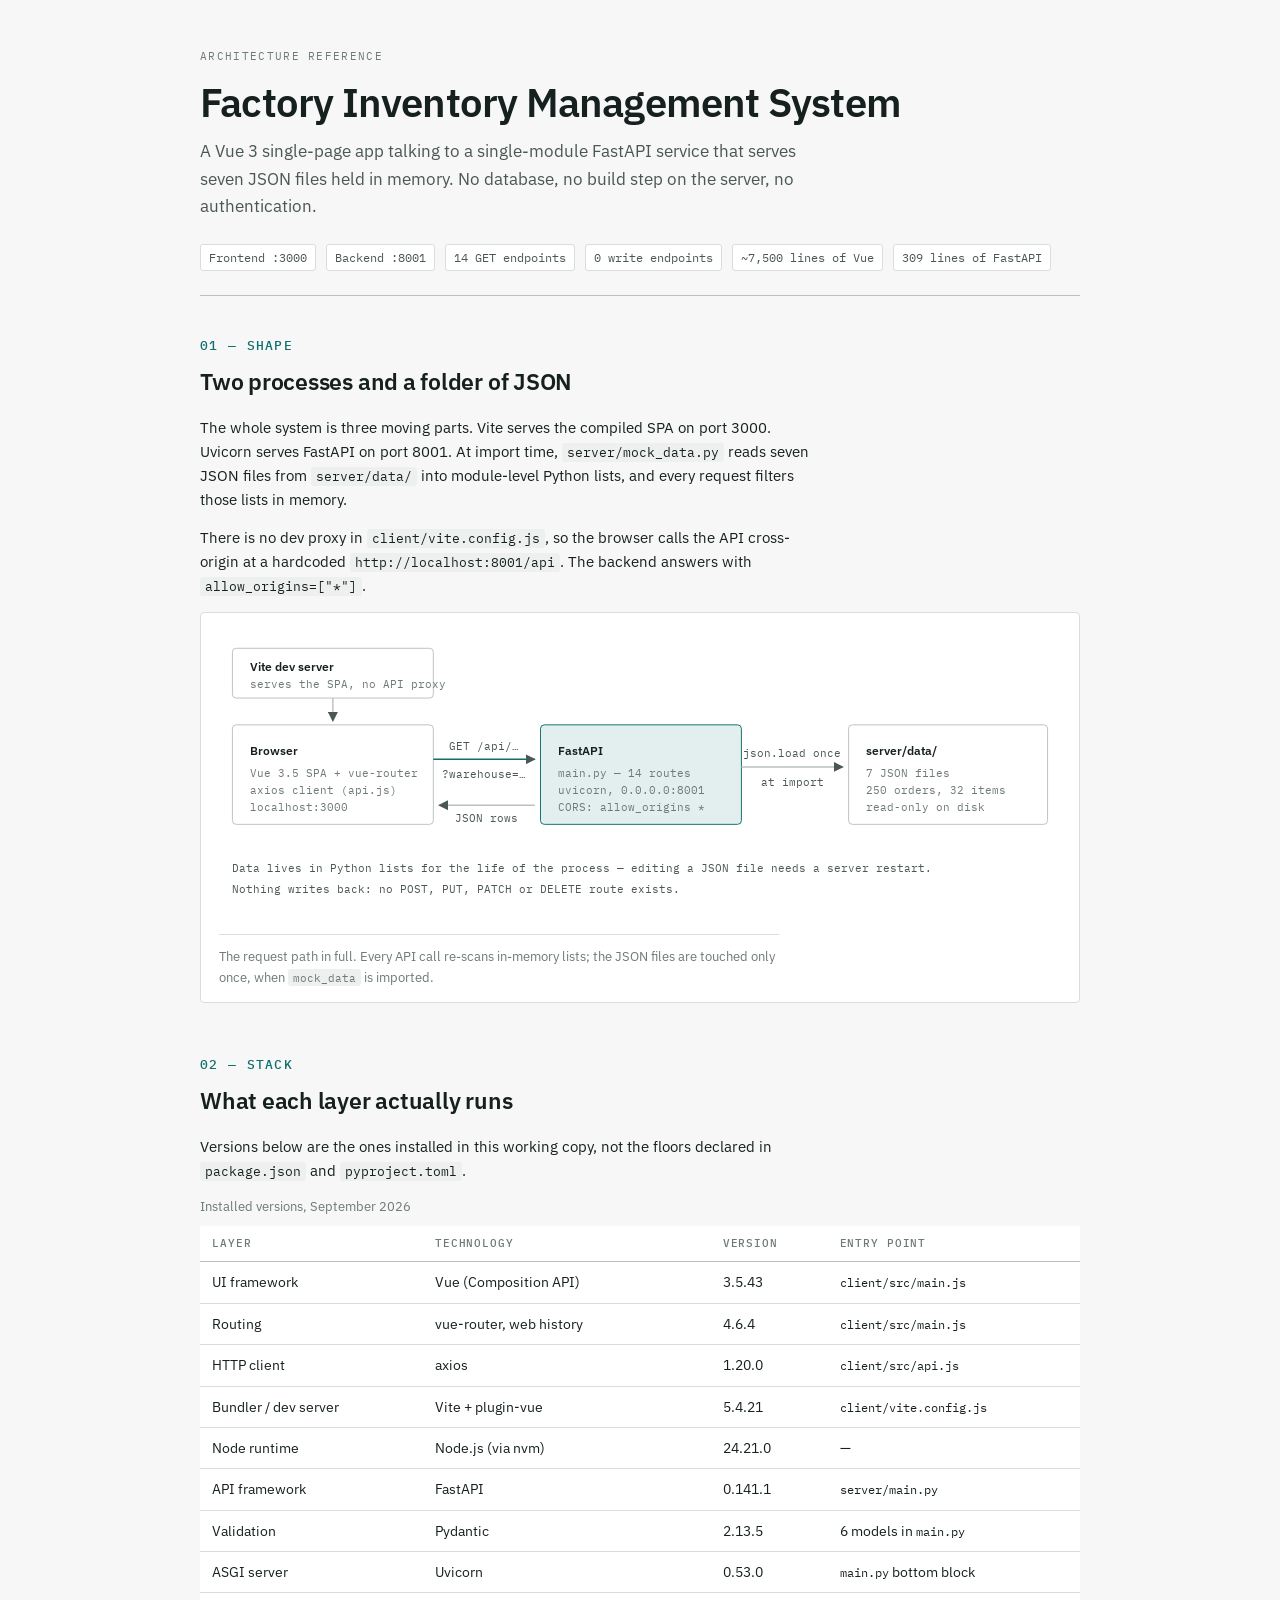
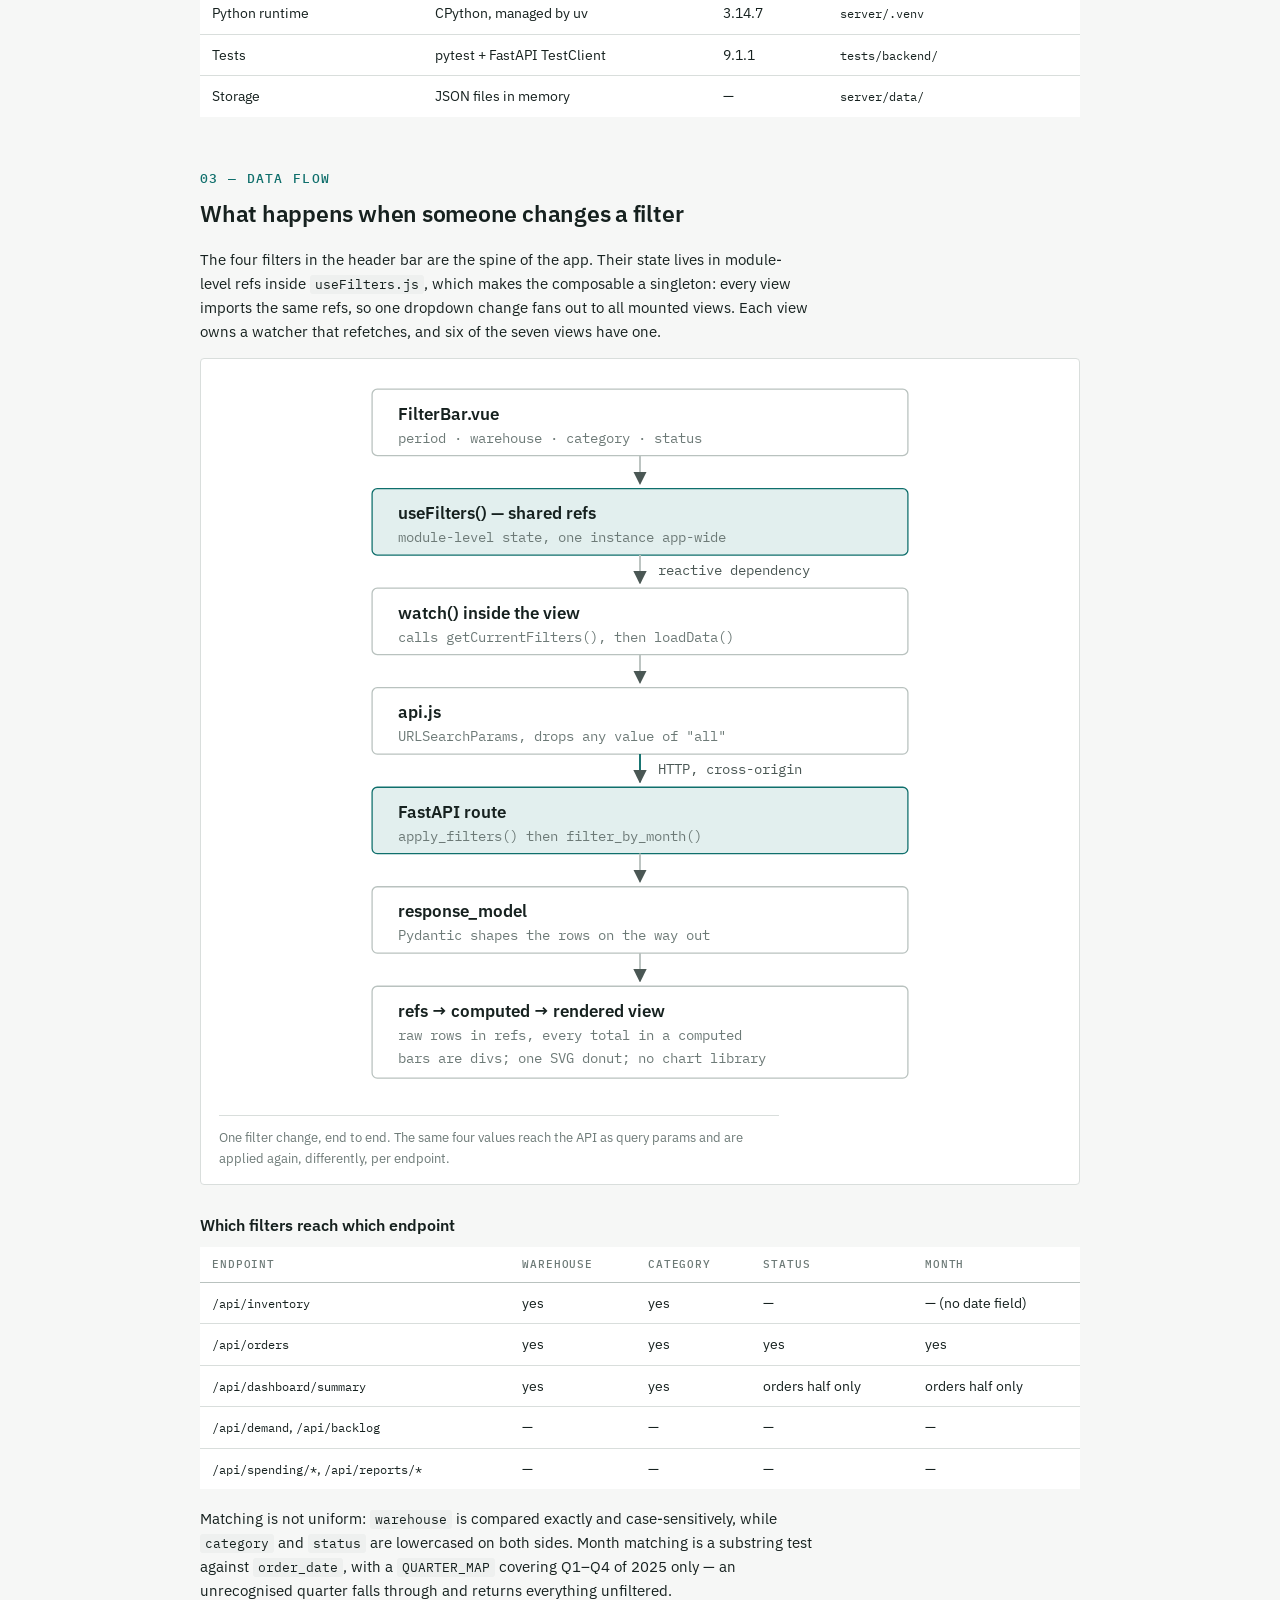
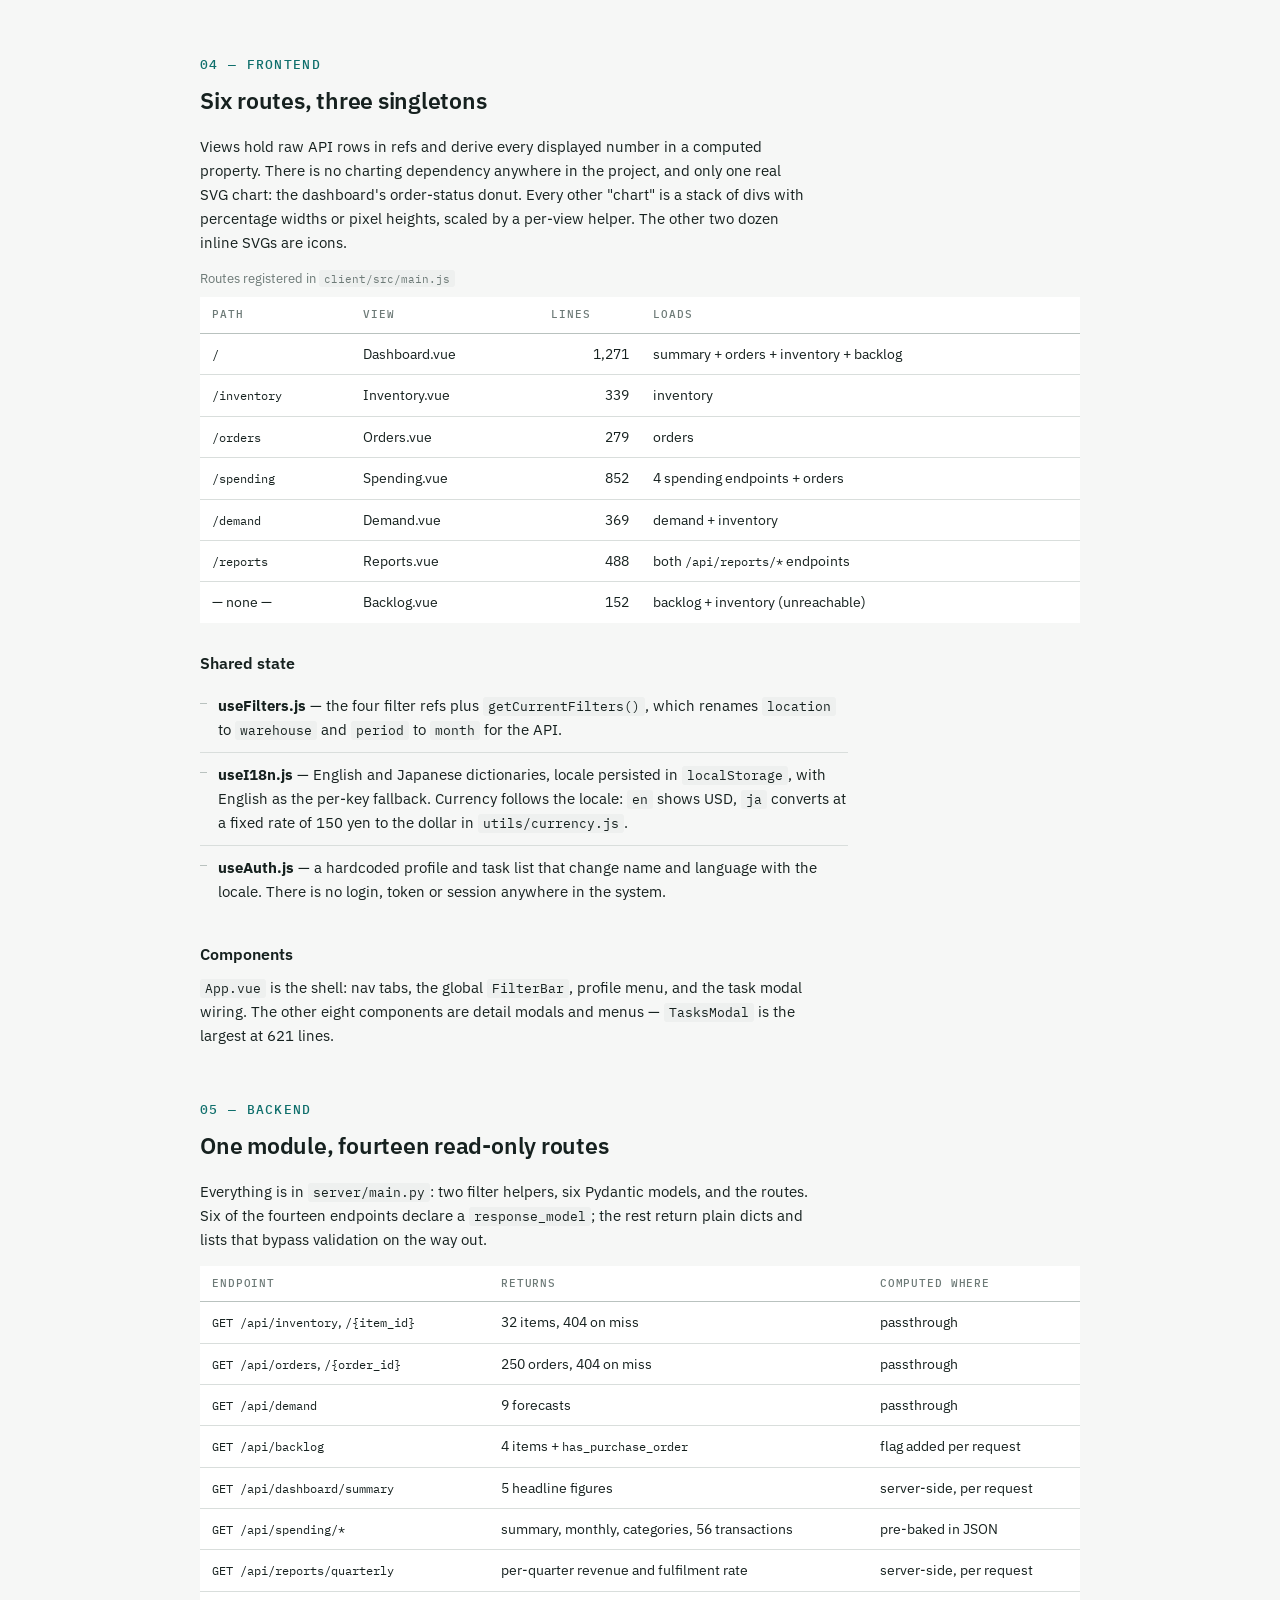
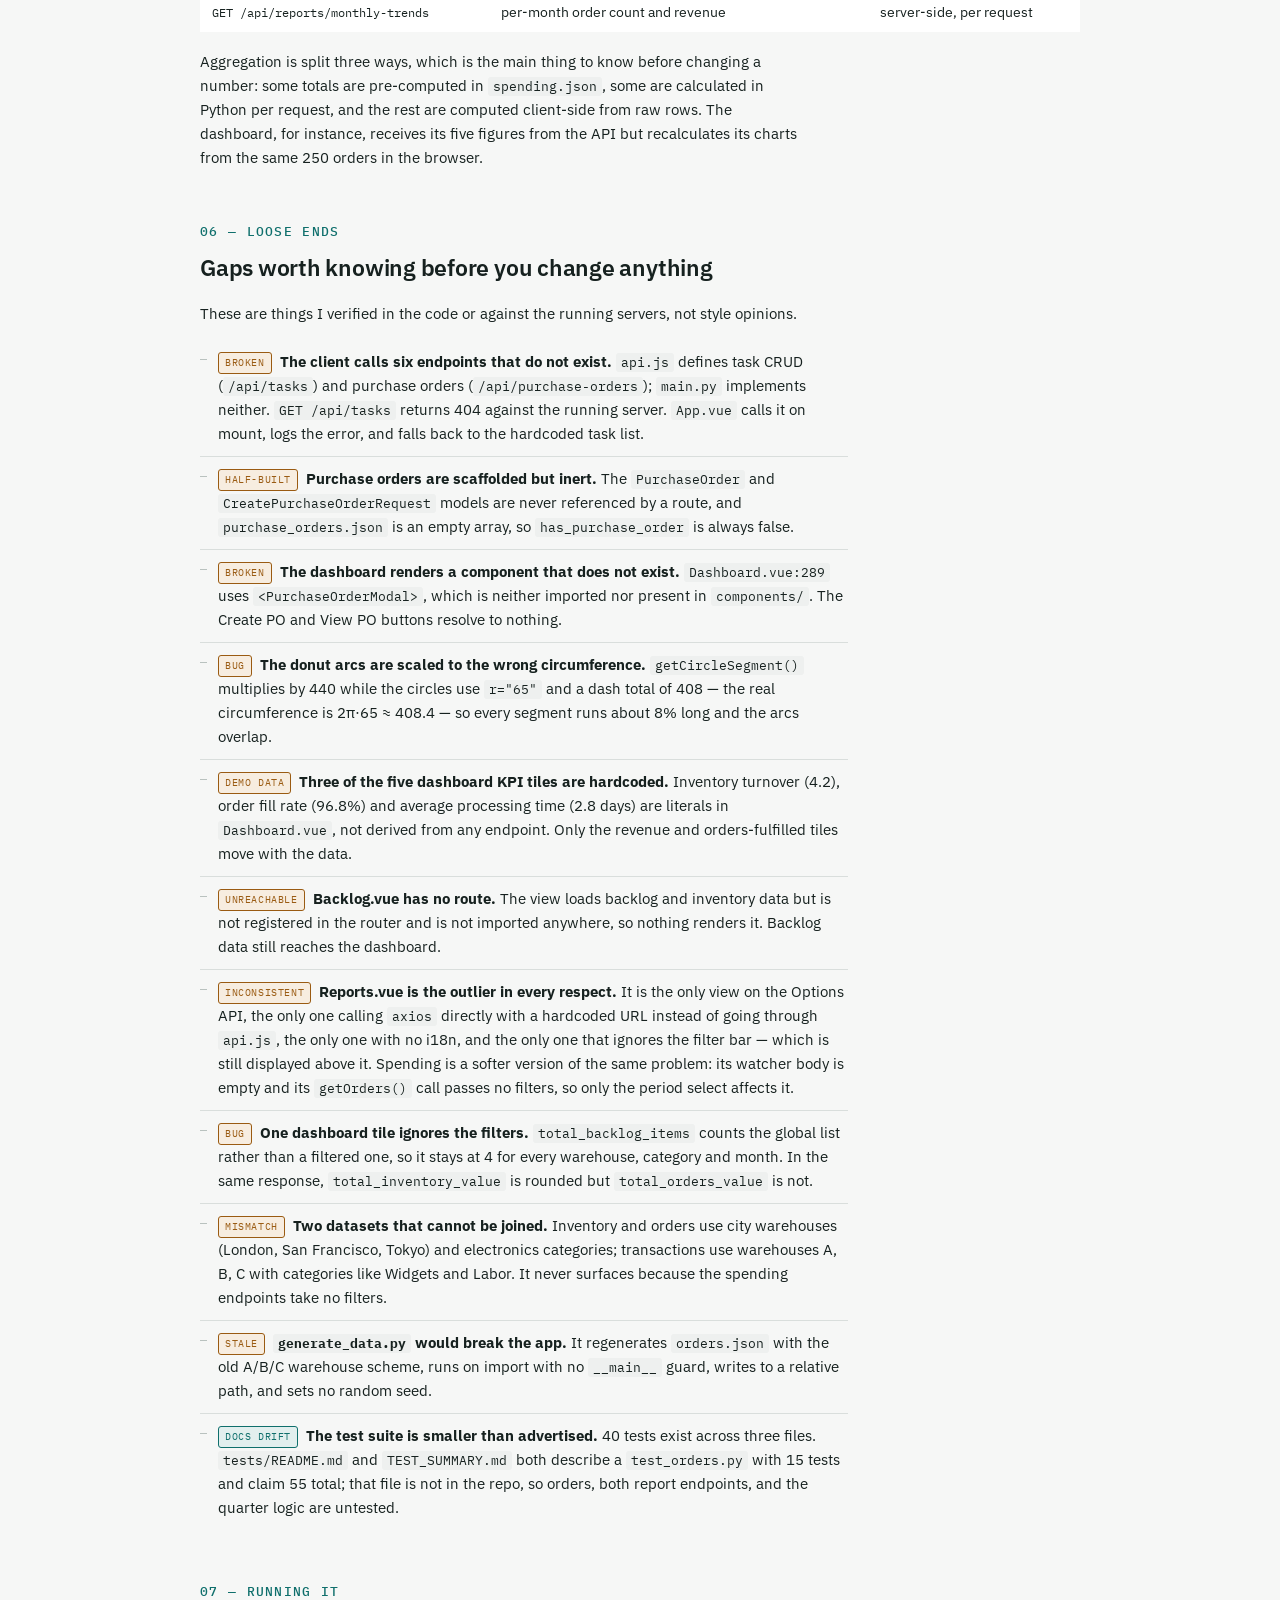
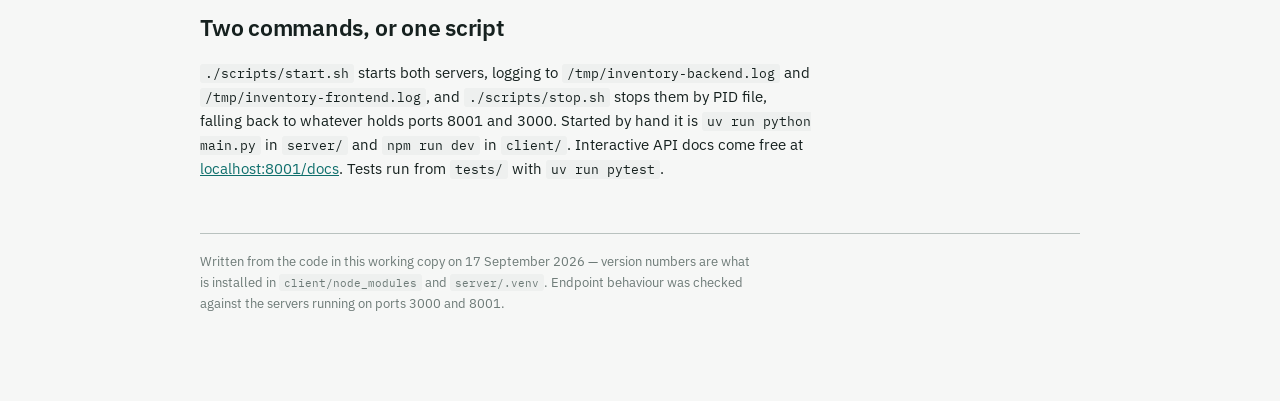
<file: docs/architecture.html>
<!doctype html>
<html lang="en">
<head>
<meta charset="utf-8">
<meta name="viewport" content="width=device-width, initial-scale=1">
<title>Factory Inventory Architecture</title>
<link rel="preconnect" href="https://fonts.googleapis.com">
<link rel="preconnect" href="https://fonts.gstatic.com" crossorigin>
<link rel="stylesheet" href="https://fonts.googleapis.com/css2?family=IBM+Plex+Mono:wght@400;500&family=IBM+Plex+Sans:wght@400;500;600&display=swap">
<style>
  :root {
    --ground: #f6f7f6;
    --surface: #ffffff;
    --surface-sunk: #eef0ef;
    --ink: #16211f;
    --ink-soft: #4a5754;
    --muted: #6d7a77;
    --line: #d9dedc;
    --line-strong: #b9c2bf;
    --accent: #0f6f6c;
    --accent-soft: #e2efee;
    --flag: #9a5b12;
    --flag-soft: #f7ede0;
    --mono: "IBM Plex Mono", ui-monospace, SFMono-Regular, Menlo, monospace;
    --sans: "IBM Plex Sans", -apple-system, BlinkMacSystemFont, "Segoe UI", sans-serif;
    color-scheme: light;
  }

  @media (prefers-color-scheme: dark) {
    :root:not([data-theme="light"]) {
      --ground: #101615;
      --surface: #171f1e;
      --surface-sunk: #1e2827;
      --ink: #e9eeec;
      --ink-soft: #bcc7c4;
      --muted: #8c9996;
      --line: #2a3634;
      --line-strong: #3c4a47;
      --accent: #5fbdb6;
      --accent-soft: #17302e;
      --flag: #d79a4e;
      --flag-soft: #2c2317;
      color-scheme: dark;
    }
  }

  :root[data-theme="dark"] {
    --ground: #101615;
    --surface: #171f1e;
    --surface-sunk: #1e2827;
    --ink: #e9eeec;
    --ink-soft: #bcc7c4;
    --muted: #8c9996;
    --line: #2a3634;
    --line-strong: #3c4a47;
    --accent: #5fbdb6;
    --accent-soft: #17302e;
    --flag: #d79a4e;
    --flag-soft: #2c2317;
    color-scheme: dark;
  }

  * { box-sizing: border-box; }

  body {
    margin: 0;
    background: var(--ground);
    color: var(--ink);
    font-family: var(--sans);
    font-size: 15px;
    line-height: 1.6;
    -webkit-font-smoothing: antialiased;
  }

  .wrap {
    max-width: 920px;
    margin: 0 auto;
    padding-inline: 20px;
    padding-block: 0 72px;
  }

  header.masthead {
    border-bottom: 1px solid var(--line-strong);
    padding-block: 48px 24px;
    margin-bottom: 40px;
  }

  .eyebrow {
    font-family: var(--mono);
    font-size: 11px;
    letter-spacing: 0.12em;
    text-transform: uppercase;
    color: var(--muted);
    margin: 0 0 14px;
  }

  h1 {
    font-size: clamp(28px, 5vw, 40px);
    line-height: 1.12;
    font-weight: 600;
    letter-spacing: -0.02em;
    margin: 0 0 14px;
    text-wrap: balance;
  }

  .standfirst {
    font-size: 17px;
    color: var(--ink-soft);
    max-width: 62ch;
    margin: 0 0 24px;
  }

  .facts {
    display: flex;
    flex-wrap: wrap;
    gap: 8px 10px;
    font-family: var(--mono);
    font-size: 12px;
  }

  .facts span {
    border: 1px solid var(--line);
    background: var(--surface);
    border-radius: 3px;
    padding: 3px 8px;
    color: var(--ink-soft);
  }

  section { margin-bottom: 52px; scroll-margin-top: 16px; }

  h2 {
    font-size: 13px;
    font-family: var(--mono);
    font-weight: 500;
    letter-spacing: 0.1em;
    text-transform: uppercase;
    color: var(--accent);
    margin: 0 0 6px;
  }

  h2 + .section-title {
    font-size: 23px;
    font-weight: 600;
    letter-spacing: -0.01em;
    margin: 0 0 16px;
  }

  h3 {
    font-size: 16px;
    font-weight: 600;
    margin: 28px 0 8px;
  }

  p { max-width: 68ch; margin: 0 0 14px; }

  code {
    font-family: var(--mono);
    font-size: 0.875em;
    background: var(--surface-sunk);
    border-radius: 3px;
    padding: 1px 5px;
  }

  a { color: var(--accent); }

  .scroll { overflow-x: auto; margin-bottom: 18px; }

  table {
    border-collapse: collapse;
    width: 100%;
    min-width: 520px;
    font-size: 14px;
    background: var(--surface);
  }

  caption {
    text-align: left;
    font-size: 13px;
    color: var(--muted);
    padding-bottom: 8px;
  }

  th, td {
    text-align: left;
    padding: 9px 12px;
    border-bottom: 1px solid var(--line);
    vertical-align: top;
  }

  thead th {
    font-size: 11px;
    font-family: var(--mono);
    font-weight: 500;
    letter-spacing: 0.08em;
    text-transform: uppercase;
    color: var(--muted);
    border-bottom: 1px solid var(--line-strong);
  }

  tbody tr:last-child td { border-bottom: none; }

  td.num { font-variant-numeric: tabular-nums; text-align: right; }

  td code, th code { background: none; padding: 0; }

  figure {
    margin: 0 0 22px;
    padding: 20px 18px 14px;
    background: var(--surface);
    border: 1px solid var(--line);
    border-radius: 4px;
  }

  figure svg {
    display: block;
    width: 100%;
    max-width: 100%;
    height: auto;
    color: var(--ink-soft);
  }

  figcaption {
    margin-top: 14px;
    padding-top: 12px;
    border-top: 1px solid var(--line);
    font-size: 13px;
    color: var(--muted);
    max-width: 70ch;
  }

  .svg-box { fill: var(--surface); stroke: var(--line-strong); }
  .svg-box-accent { fill: var(--accent-soft); stroke: var(--accent); }
  .svg-title { fill: var(--ink); font-family: var(--sans); font-size: 13px; font-weight: 600; }
  .svg-sub { fill: var(--muted); font-family: var(--mono); font-size: 11px; }
  .svg-edge { fill: var(--ink-soft); font-family: var(--mono); font-size: 11px; }
  .svg-line { stroke: var(--line-strong); fill: none; stroke-width: 1.5; }
  .svg-line-accent { stroke: var(--accent); fill: none; stroke-width: 1.5; }

  ul.plain { list-style: none; padding: 0; margin: 0 0 14px; }

  ul.plain li {
    padding: 10px 0 10px 18px;
    border-bottom: 1px solid var(--line);
    position: relative;
    max-width: 72ch;
  }

  ul.plain li::before {
    content: "";
    position: absolute;
    left: 0;
    top: 19px;
    width: 7px;
    height: 1px;
    background: var(--line-strong);
  }

  ul.plain li:last-child { border-bottom: none; }

  .tag {
    display: inline-block;
    font-family: var(--mono);
    font-size: 10px;
    letter-spacing: 0.06em;
    text-transform: uppercase;
    padding: 2px 6px;
    border-radius: 3px;
    margin-right: 8px;
    vertical-align: 1px;
    background: var(--flag-soft);
    color: var(--flag);
    border: 1px solid currentColor;
  }

  .tag.info { background: var(--accent-soft); color: var(--accent); }

  footer {
    border-top: 1px solid var(--line-strong);
    padding-top: 18px;
    font-size: 13px;
    color: var(--muted);
  }

  footer p { max-width: 70ch; }

  @media (max-width: 560px) {
    body { font-size: 14px; }
    figure { padding: 14px 12px 10px; }
  }
</style>
</head>
<body>
<div class="wrap">

  <header class="masthead">
    <p class="eyebrow">Architecture reference</p>
    <h1>Factory Inventory Management System</h1>
    <p class="standfirst">A Vue 3 single-page app talking to a single-module FastAPI service that serves seven JSON files held in memory. No database, no build step on the server, no authentication.</p>
    <div class="facts">
      <span>Frontend :3000</span>
      <span>Backend :8001</span>
      <span>14 GET endpoints</span>
      <span>0 write endpoints</span>
      <span>~7,500 lines of Vue</span>
      <span>309 lines of FastAPI</span>
    </div>
  </header>

  <section>
    <h2>01 — Shape</h2>
    <p class="section-title">Two processes and a folder of JSON</p>
    <p>The whole system is three moving parts. Vite serves the compiled SPA on port 3000. Uvicorn serves FastAPI on port 8001. At import time, <code>server/mock_data.py</code> reads seven JSON files from <code>server/data/</code> into module-level Python lists, and every request filters those lists in memory.</p>
    <p>There is no dev proxy in <code>client/vite.config.js</code>, so the browser calls the API cross-origin at a hardcoded <code>http://localhost:8001/api</code>. The backend answers with <code>allow_origins=["*"]</code>.</p>

    <figure>
      <svg viewBox="0 0 880 300" role="img" aria-label="Diagram: the browser loads the Vue app from the Vite dev server on port 3000, then calls the FastAPI server on port 8001 cross-origin; FastAPI reads seven JSON files once at startup into memory.">
        <defs>
          <marker id="ah" viewBox="0 0 10 10" refX="9" refY="5" markerWidth="7" markerHeight="7" orient="auto-start-reverse">
            <path d="M 0 0 L 10 5 L 0 10 z" fill="currentColor"></path>
          </marker>
        </defs>

        <rect class="svg-box" x="14" y="96" width="210" height="104" rx="4"></rect>
        <text class="svg-title" x="32" y="128">Browser</text>
        <text class="svg-sub" x="32" y="150">Vue 3.5 SPA + vue-router</text>
        <text class="svg-sub" x="32" y="168">axios client (api.js)</text>
        <text class="svg-sub" x="32" y="186">localhost:3000</text>

        <rect class="svg-box-accent" x="336" y="96" width="210" height="104" rx="4"></rect>
        <text class="svg-title" x="354" y="128">FastAPI</text>
        <text class="svg-sub" x="354" y="150">main.py — 14 routes</text>
        <text class="svg-sub" x="354" y="168">uvicorn, 0.0.0.0:8001</text>
        <text class="svg-sub" x="354" y="186">CORS: allow_origins *</text>

        <rect class="svg-box" x="658" y="96" width="208" height="104" rx="4"></rect>
        <text class="svg-title" x="676" y="128">server/data/</text>
        <text class="svg-sub" x="676" y="150">7 JSON files</text>
        <text class="svg-sub" x="676" y="168">250 orders, 32 items</text>
        <text class="svg-sub" x="676" y="186">read-only on disk</text>

        <rect class="svg-box" x="14" y="16" width="210" height="52" rx="4"></rect>
        <text class="svg-title" x="32" y="40">Vite dev server</text>
        <text class="svg-sub" x="32" y="58">serves the SPA, no API proxy</text>
        <line class="svg-line" x1="119" y1="68" x2="119" y2="92" marker-end="url(#ah)"></line>

        <line class="svg-line-accent" x1="224" y1="132" x2="330" y2="132" marker-end="url(#ah)"></line>
        <text class="svg-edge" x="277" y="122" text-anchor="middle">GET /api/…</text>
        <text class="svg-edge" x="277" y="152" text-anchor="middle">?warehouse=…</text>

        <line class="svg-line" x1="330" y1="180" x2="230" y2="180" marker-end="url(#ah)"></line>
        <text class="svg-edge" x="280" y="198" text-anchor="middle">JSON rows</text>

        <line class="svg-line" x1="546" y1="140" x2="652" y2="140" marker-end="url(#ah)"></line>
        <text class="svg-edge" x="599" y="130" text-anchor="middle">json.load once</text>
        <text class="svg-edge" x="599" y="160" text-anchor="middle">at import</text>

        <text class="svg-edge" x="14" y="250">Data lives in Python lists for the life of the process — editing a JSON file needs a server restart.</text>
        <text class="svg-edge" x="14" y="272">Nothing writes back: no POST, PUT, PATCH or DELETE route exists.</text>
      </svg>
      <figcaption>The request path in full. Every API call re-scans in-memory lists; the JSON files are touched only once, when <code>mock_data</code> is imported.</figcaption>
    </figure>
  </section>

  <section>
    <h2>02 — Stack</h2>
    <p class="section-title">What each layer actually runs</p>
    <p>Versions below are the ones installed in this working copy, not the floors declared in <code>package.json</code> and <code>pyproject.toml</code>.</p>
    <div class="scroll">
      <table>
        <caption>Installed versions, September 2026</caption>
        <thead>
          <tr><th>Layer</th><th>Technology</th><th>Version</th><th>Entry point</th></tr>
        </thead>
        <tbody>
          <tr><td>UI framework</td><td>Vue (Composition API)</td><td>3.5.43</td><td><code>client/src/main.js</code></td></tr>
          <tr><td>Routing</td><td>vue-router, web history</td><td>4.6.4</td><td><code>client/src/main.js</code></td></tr>
          <tr><td>HTTP client</td><td>axios</td><td>1.20.0</td><td><code>client/src/api.js</code></td></tr>
          <tr><td>Bundler / dev server</td><td>Vite + plugin-vue</td><td>5.4.21</td><td><code>client/vite.config.js</code></td></tr>
          <tr><td>Node runtime</td><td>Node.js (via nvm)</td><td>24.21.0</td><td>—</td></tr>
          <tr><td>API framework</td><td>FastAPI</td><td>0.141.1</td><td><code>server/main.py</code></td></tr>
          <tr><td>Validation</td><td>Pydantic</td><td>2.13.5</td><td>6 models in <code>main.py</code></td></tr>
          <tr><td>ASGI server</td><td>Uvicorn</td><td>0.53.0</td><td><code>main.py</code> bottom block</td></tr>
          <tr><td>Python runtime</td><td>CPython, managed by uv</td><td>3.14.7</td><td><code>server/.venv</code></td></tr>
          <tr><td>Tests</td><td>pytest + FastAPI TestClient</td><td>9.1.1</td><td><code>tests/backend/</code></td></tr>
          <tr><td>Storage</td><td>JSON files in memory</td><td>—</td><td><code>server/data/</code></td></tr>
        </tbody>
      </table>
    </div>
  </section>

  <section>
    <h2>03 — Data flow</h2>
    <p class="section-title">What happens when someone changes a filter</p>
    <p>The four filters in the header bar are the spine of the app. Their state lives in module-level refs inside <code>useFilters.js</code>, which makes the composable a singleton: every view imports the same refs, so one dropdown change fans out to all mounted views. Each view owns a watcher that refetches, and six of the seven views have one.</p>

    <figure>
      <svg viewBox="0 0 660 566" role="img" aria-label="Diagram: a filter change flows from FilterBar through the shared useFilters refs to a per-view watcher, into api.js query params, to a FastAPI route, through filter helpers and Pydantic validation, back into Vue refs and computed properties that render SVG charts.">
        <defs>
          <marker id="ah2" viewBox="0 0 10 10" refX="9" refY="5" markerWidth="7" markerHeight="7" orient="auto-start-reverse">
            <path d="M 0 0 L 10 5 L 0 10 z" fill="currentColor"></path>
          </marker>
        </defs>

        <rect class="svg-box" x="120" y="8" width="420" height="52" rx="4"></rect>
        <text class="svg-title" x="140" y="32">FilterBar.vue</text>
        <text class="svg-sub" x="140" y="50">period · warehouse · category · status</text>
        <line class="svg-line" x1="330" y1="60" x2="330" y2="82" marker-end="url(#ah2)"></line>

        <rect class="svg-box-accent" x="120" y="86" width="420" height="52" rx="4"></rect>
        <text class="svg-title" x="140" y="110">useFilters() — shared refs</text>
        <text class="svg-sub" x="140" y="128">module-level state, one instance app-wide</text>
        <line class="svg-line" x1="330" y1="138" x2="330" y2="160" marker-end="url(#ah2)"></line>
        <text class="svg-edge" x="344" y="154">reactive dependency</text>

        <rect class="svg-box" x="120" y="164" width="420" height="52" rx="4"></rect>
        <text class="svg-title" x="140" y="188">watch() inside the view</text>
        <text class="svg-sub" x="140" y="206">calls getCurrentFilters(), then loadData()</text>
        <line class="svg-line" x1="330" y1="216" x2="330" y2="238" marker-end="url(#ah2)"></line>

        <rect class="svg-box" x="120" y="242" width="420" height="52" rx="4"></rect>
        <text class="svg-title" x="140" y="266">api.js</text>
        <text class="svg-sub" x="140" y="284">URLSearchParams, drops any value of "all"</text>
        <line class="svg-line-accent" x1="330" y1="294" x2="330" y2="316" marker-end="url(#ah2)"></line>
        <text class="svg-edge" x="344" y="310">HTTP, cross-origin</text>

        <rect class="svg-box-accent" x="120" y="320" width="420" height="52" rx="4"></rect>
        <text class="svg-title" x="140" y="344">FastAPI route</text>
        <text class="svg-sub" x="140" y="362">apply_filters() then filter_by_month()</text>
        <line class="svg-line" x1="330" y1="372" x2="330" y2="394" marker-end="url(#ah2)"></line>

        <rect class="svg-box" x="120" y="398" width="420" height="52" rx="4"></rect>
        <text class="svg-title" x="140" y="422">response_model</text>
        <text class="svg-sub" x="140" y="440">Pydantic shapes the rows on the way out</text>
        <line class="svg-line" x1="330" y1="450" x2="330" y2="472" marker-end="url(#ah2)"></line>

        <rect class="svg-box" x="120" y="476" width="420" height="72" rx="4"></rect>
        <text class="svg-title" x="140" y="500">refs → computed → rendered view</text>
        <text class="svg-sub" x="140" y="518">raw rows in refs, every total in a computed</text>
        <text class="svg-sub" x="140" y="536">bars are divs; one SVG donut; no chart library</text>
      </svg>
      <figcaption>One filter change, end to end. The same four values reach the API as query params and are applied again, differently, per endpoint.</figcaption>
    </figure>

    <h3>Which filters reach which endpoint</h3>
    <div class="scroll">
      <table>
        <thead>
          <tr><th>Endpoint</th><th>warehouse</th><th>category</th><th>status</th><th>month</th></tr>
        </thead>
        <tbody>
          <tr><td><code>/api/inventory</code></td><td>yes</td><td>yes</td><td>—</td><td>— (no date field)</td></tr>
          <tr><td><code>/api/orders</code></td><td>yes</td><td>yes</td><td>yes</td><td>yes</td></tr>
          <tr><td><code>/api/dashboard/summary</code></td><td>yes</td><td>yes</td><td>orders half only</td><td>orders half only</td></tr>
          <tr><td><code>/api/demand</code>, <code>/api/backlog</code></td><td>—</td><td>—</td><td>—</td><td>—</td></tr>
          <tr><td><code>/api/spending/*</code>, <code>/api/reports/*</code></td><td>—</td><td>—</td><td>—</td><td>—</td></tr>
        </tbody>
      </table>
    </div>
    <p>Matching is not uniform: <code>warehouse</code> is compared exactly and case-sensitively, while <code>category</code> and <code>status</code> are lowercased on both sides. Month matching is a substring test against <code>order_date</code>, with a <code>QUARTER_MAP</code> covering Q1–Q4 of 2025 only — an unrecognised quarter falls through and returns everything unfiltered.</p>
  </section>

  <section>
    <h2>04 — Frontend</h2>
    <p class="section-title">Six routes, three singletons</p>
    <p>Views hold raw API rows in refs and derive every displayed number in a computed property. There is no charting dependency anywhere in the project, and only one real SVG chart: the dashboard's order-status donut. Every other "chart" is a stack of divs with percentage widths or pixel heights, scaled by a per-view helper. The other two dozen inline SVGs are icons.</p>
    <div class="scroll">
      <table>
        <caption>Routes registered in <code>client/src/main.js</code></caption>
        <thead>
          <tr><th>Path</th><th>View</th><th class="num">Lines</th><th>Loads</th></tr>
        </thead>
        <tbody>
          <tr><td><code>/</code></td><td>Dashboard.vue</td><td class="num">1,271</td><td>summary + orders + inventory + backlog</td></tr>
          <tr><td><code>/inventory</code></td><td>Inventory.vue</td><td class="num">339</td><td>inventory</td></tr>
          <tr><td><code>/orders</code></td><td>Orders.vue</td><td class="num">279</td><td>orders</td></tr>
          <tr><td><code>/spending</code></td><td>Spending.vue</td><td class="num">852</td><td>4 spending endpoints + orders</td></tr>
          <tr><td><code>/demand</code></td><td>Demand.vue</td><td class="num">369</td><td>demand + inventory</td></tr>
          <tr><td><code>/reports</code></td><td>Reports.vue</td><td class="num">488</td><td>both <code>/api/reports/*</code> endpoints</td></tr>
          <tr><td>— none —</td><td>Backlog.vue</td><td class="num">152</td><td>backlog + inventory (unreachable)</td></tr>
        </tbody>
      </table>
    </div>

    <h3>Shared state</h3>
    <ul class="plain">
      <li><strong>useFilters.js</strong> — the four filter refs plus <code>getCurrentFilters()</code>, which renames <code>location</code> to <code>warehouse</code> and <code>period</code> to <code>month</code> for the API.</li>
      <li><strong>useI18n.js</strong> — English and Japanese dictionaries, locale persisted in <code>localStorage</code>, with English as the per-key fallback. Currency follows the locale: <code>en</code> shows USD, <code>ja</code> converts at a fixed rate of 150 yen to the dollar in <code>utils/currency.js</code>.</li>
      <li><strong>useAuth.js</strong> — a hardcoded profile and task list that change name and language with the locale. There is no login, token or session anywhere in the system.</li>
    </ul>

    <h3>Components</h3>
    <p><code>App.vue</code> is the shell: nav tabs, the global <code>FilterBar</code>, profile menu, and the task modal wiring. The other eight components are detail modals and menus — <code>TasksModal</code> is the largest at 621 lines.</p>
  </section>

  <section>
    <h2>05 — Backend</h2>
    <p class="section-title">One module, fourteen read-only routes</p>
    <p>Everything is in <code>server/main.py</code>: two filter helpers, six Pydantic models, and the routes. Six of the fourteen endpoints declare a <code>response_model</code>; the rest return plain dicts and lists that bypass validation on the way out.</p>
    <div class="scroll">
      <table>
        <thead>
          <tr><th>Endpoint</th><th>Returns</th><th>Computed where</th></tr>
        </thead>
        <tbody>
          <tr><td><code>GET /api/inventory</code>, <code>/{item_id}</code></td><td>32 items, 404 on miss</td><td>passthrough</td></tr>
          <tr><td><code>GET /api/orders</code>, <code>/{order_id}</code></td><td>250 orders, 404 on miss</td><td>passthrough</td></tr>
          <tr><td><code>GET /api/demand</code></td><td>9 forecasts</td><td>passthrough</td></tr>
          <tr><td><code>GET /api/backlog</code></td><td>4 items + <code>has_purchase_order</code></td><td>flag added per request</td></tr>
          <tr><td><code>GET /api/dashboard/summary</code></td><td>5 headline figures</td><td>server-side, per request</td></tr>
          <tr><td><code>GET /api/spending/*</code></td><td>summary, monthly, categories, 56 transactions</td><td>pre-baked in JSON</td></tr>
          <tr><td><code>GET /api/reports/quarterly</code></td><td>per-quarter revenue and fulfilment rate</td><td>server-side, per request</td></tr>
          <tr><td><code>GET /api/reports/monthly-trends</code></td><td>per-month order count and revenue</td><td>server-side, per request</td></tr>
        </tbody>
      </table>
    </div>
    <p>Aggregation is split three ways, which is the main thing to know before changing a number: some totals are pre-computed in <code>spending.json</code>, some are calculated in Python per request, and the rest are computed client-side from raw rows. The dashboard, for instance, receives its five figures from the API but recalculates its charts from the same 250 orders in the browser.</p>
  </section>

  <section>
    <h2>06 — Loose ends</h2>
    <p class="section-title">Gaps worth knowing before you change anything</p>
    <p>These are things I verified in the code or against the running servers, not style opinions.</p>
    <ul class="plain">
      <li><span class="tag">Broken</span><strong>The client calls six endpoints that do not exist.</strong> <code>api.js</code> defines task CRUD (<code>/api/tasks</code>) and purchase orders (<code>/api/purchase-orders</code>); <code>main.py</code> implements neither. <code>GET /api/tasks</code> returns 404 against the running server. <code>App.vue</code> calls it on mount, logs the error, and falls back to the hardcoded task list.</li>
      <li><span class="tag">Half-built</span><strong>Purchase orders are scaffolded but inert.</strong> The <code>PurchaseOrder</code> and <code>CreatePurchaseOrderRequest</code> models are never referenced by a route, and <code>purchase_orders.json</code> is an empty array, so <code>has_purchase_order</code> is always false.</li>
      <li><span class="tag">Broken</span><strong>The dashboard renders a component that does not exist.</strong> <code>Dashboard.vue:289</code> uses <code>&lt;PurchaseOrderModal&gt;</code>, which is neither imported nor present in <code>components/</code>. The Create PO and View PO buttons resolve to nothing.</li>
      <li><span class="tag">Bug</span><strong>The donut arcs are scaled to the wrong circumference.</strong> <code>getCircleSegment()</code> multiplies by 440 while the circles use <code>r="65"</code> and a dash total of 408 — the real circumference is 2π·65 ≈ 408.4 — so every segment runs about 8% long and the arcs overlap.</li>
      <li><span class="tag">Demo data</span><strong>Three of the five dashboard KPI tiles are hardcoded.</strong> Inventory turnover (4.2), order fill rate (96.8%) and average processing time (2.8 days) are literals in <code>Dashboard.vue</code>, not derived from any endpoint. Only the revenue and orders-fulfilled tiles move with the data.</li>
      <li><span class="tag">Unreachable</span><strong>Backlog.vue has no route.</strong> The view loads backlog and inventory data but is not registered in the router and is not imported anywhere, so nothing renders it. Backlog data still reaches the dashboard.</li>
      <li><span class="tag">Inconsistent</span><strong>Reports.vue is the outlier in every respect.</strong> It is the only view on the Options API, the only one calling <code>axios</code> directly with a hardcoded URL instead of going through <code>api.js</code>, the only one with no i18n, and the only one that ignores the filter bar — which is still displayed above it. Spending is a softer version of the same problem: its watcher body is empty and its <code>getOrders()</code> call passes no filters, so only the period select affects it.</li>
      <li><span class="tag">Bug</span><strong>One dashboard tile ignores the filters.</strong> <code>total_backlog_items</code> counts the global list rather than a filtered one, so it stays at 4 for every warehouse, category and month. In the same response, <code>total_inventory_value</code> is rounded but <code>total_orders_value</code> is not.</li>
      <li><span class="tag">Mismatch</span><strong>Two datasets that cannot be joined.</strong> Inventory and orders use city warehouses (London, San Francisco, Tokyo) and electronics categories; transactions use warehouses A, B, C with categories like Widgets and Labor. It never surfaces because the spending endpoints take no filters.</li>
      <li><span class="tag">Stale</span><strong><code>generate_data.py</code> would break the app.</strong> It regenerates <code>orders.json</code> with the old A/B/C warehouse scheme, runs on import with no <code>__main__</code> guard, writes to a relative path, and sets no random seed.</li>
      <li><span class="tag info">Docs drift</span><strong>The test suite is smaller than advertised.</strong> 40 tests exist across three files. <code>tests/README.md</code> and <code>TEST_SUMMARY.md</code> both describe a <code>test_orders.py</code> with 15 tests and claim 55 total; that file is not in the repo, so orders, both report endpoints, and the quarter logic are untested.</li>
    </ul>
  </section>

  <section>
    <h2>07 — Running it</h2>
    <p class="section-title">Two commands, or one script</p>
    <p><code>./scripts/start.sh</code> starts both servers, logging to <code>/tmp/inventory-backend.log</code> and <code>/tmp/inventory-frontend.log</code>, and <code>./scripts/stop.sh</code> stops them by PID file, falling back to whatever holds ports 8001 and 3000. Started by hand it is <code>uv run python main.py</code> in <code>server/</code> and <code>npm run dev</code> in <code>client/</code>. Interactive API docs come free at <a href="http://localhost:8001/docs">localhost:8001/docs</a>. Tests run from <code>tests/</code> with <code>uv run pytest</code>.</p>
  </section>

  <footer>
    <p>Written from the code in this working copy on 17 September 2026 — version numbers are what is installed in <code>client/node_modules</code> and <code>server/.venv</code>. Endpoint behaviour was checked against the servers running on ports 3000 and 8001.</p>
  </footer>

</div>
</body>
</html>
</file>
